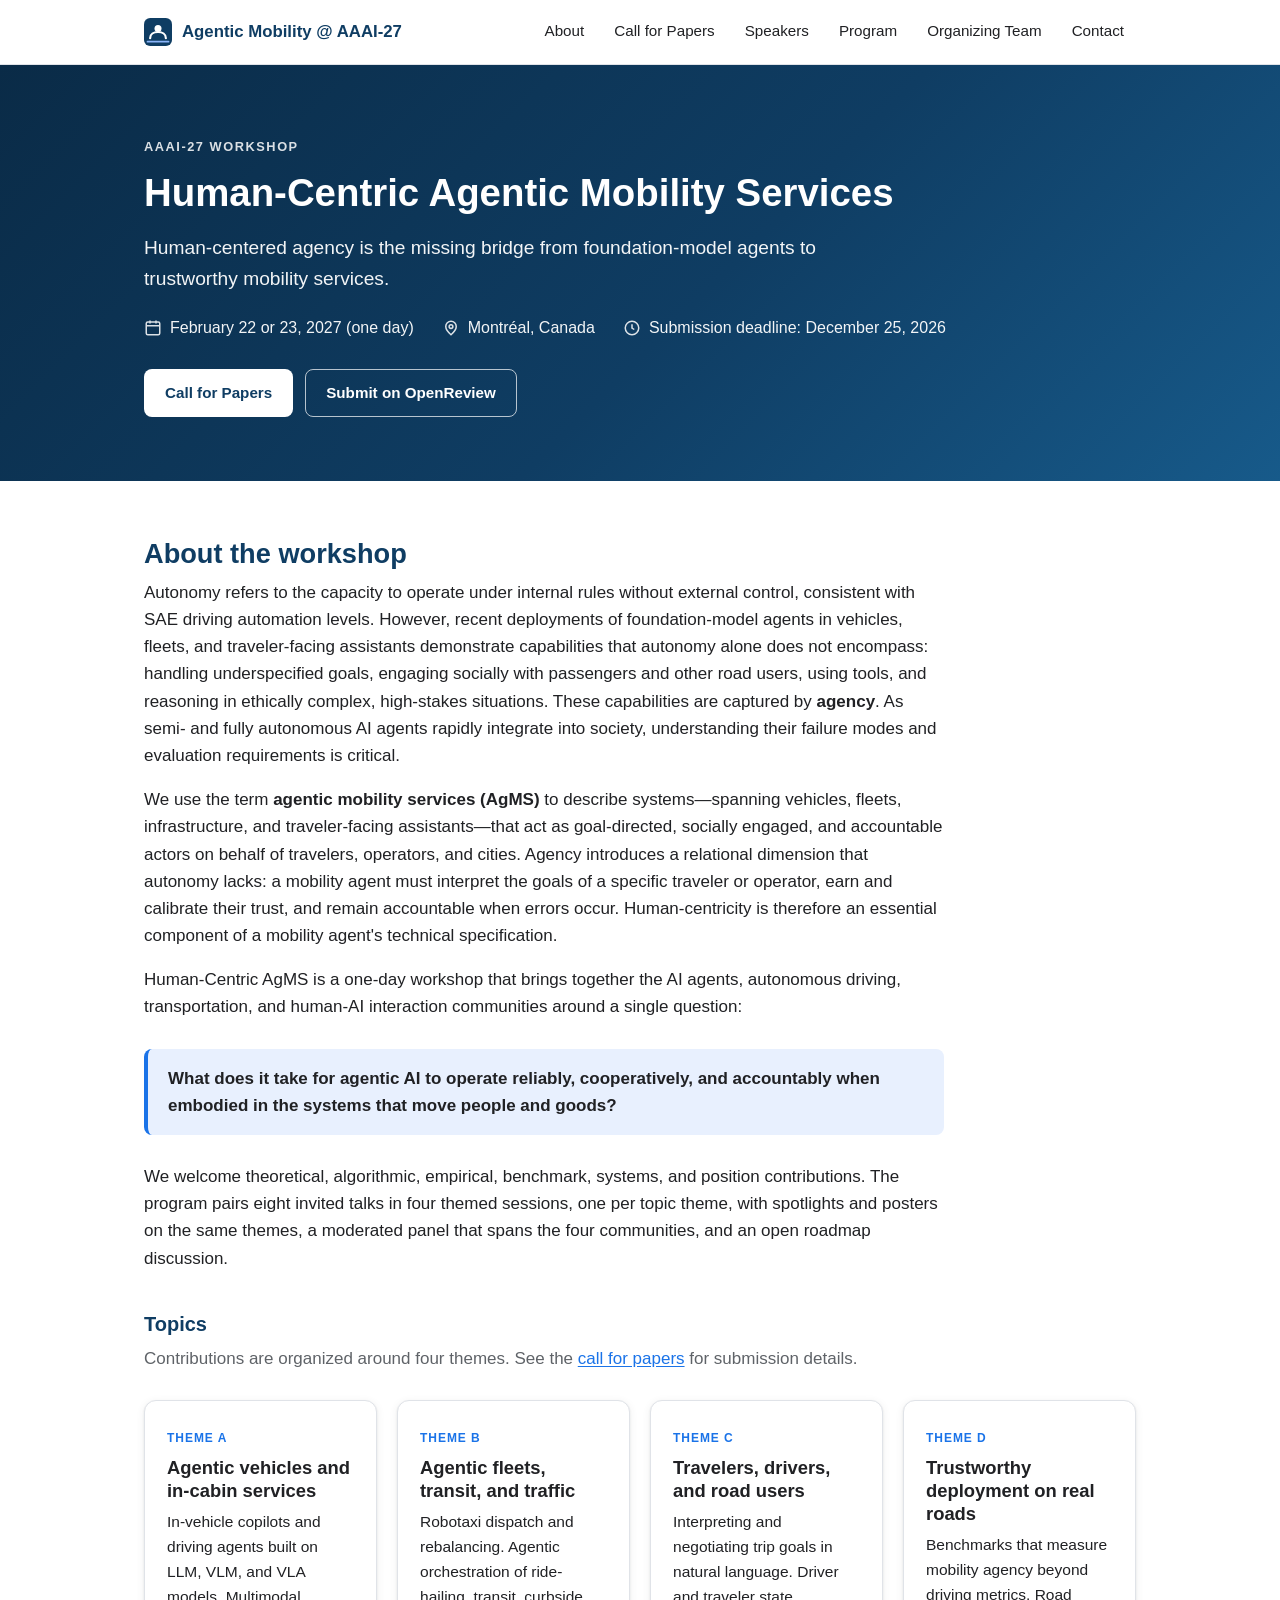
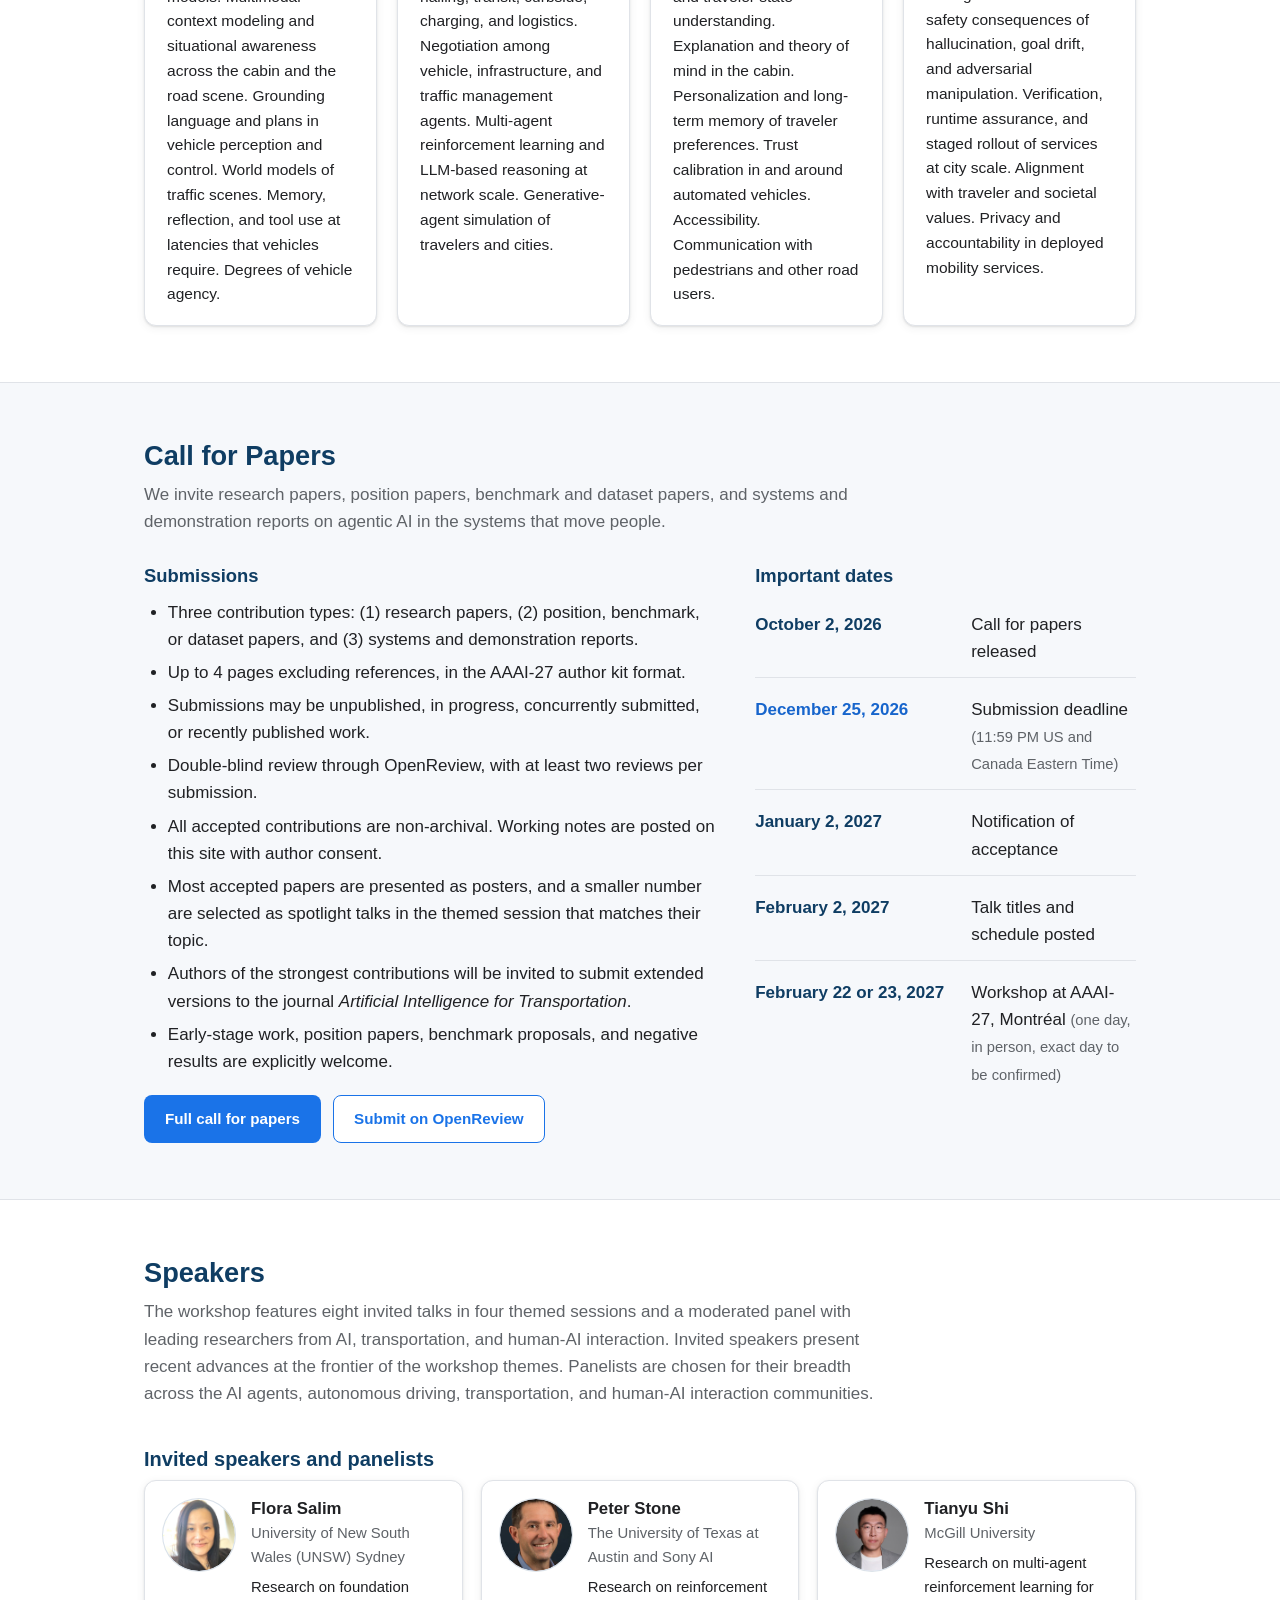
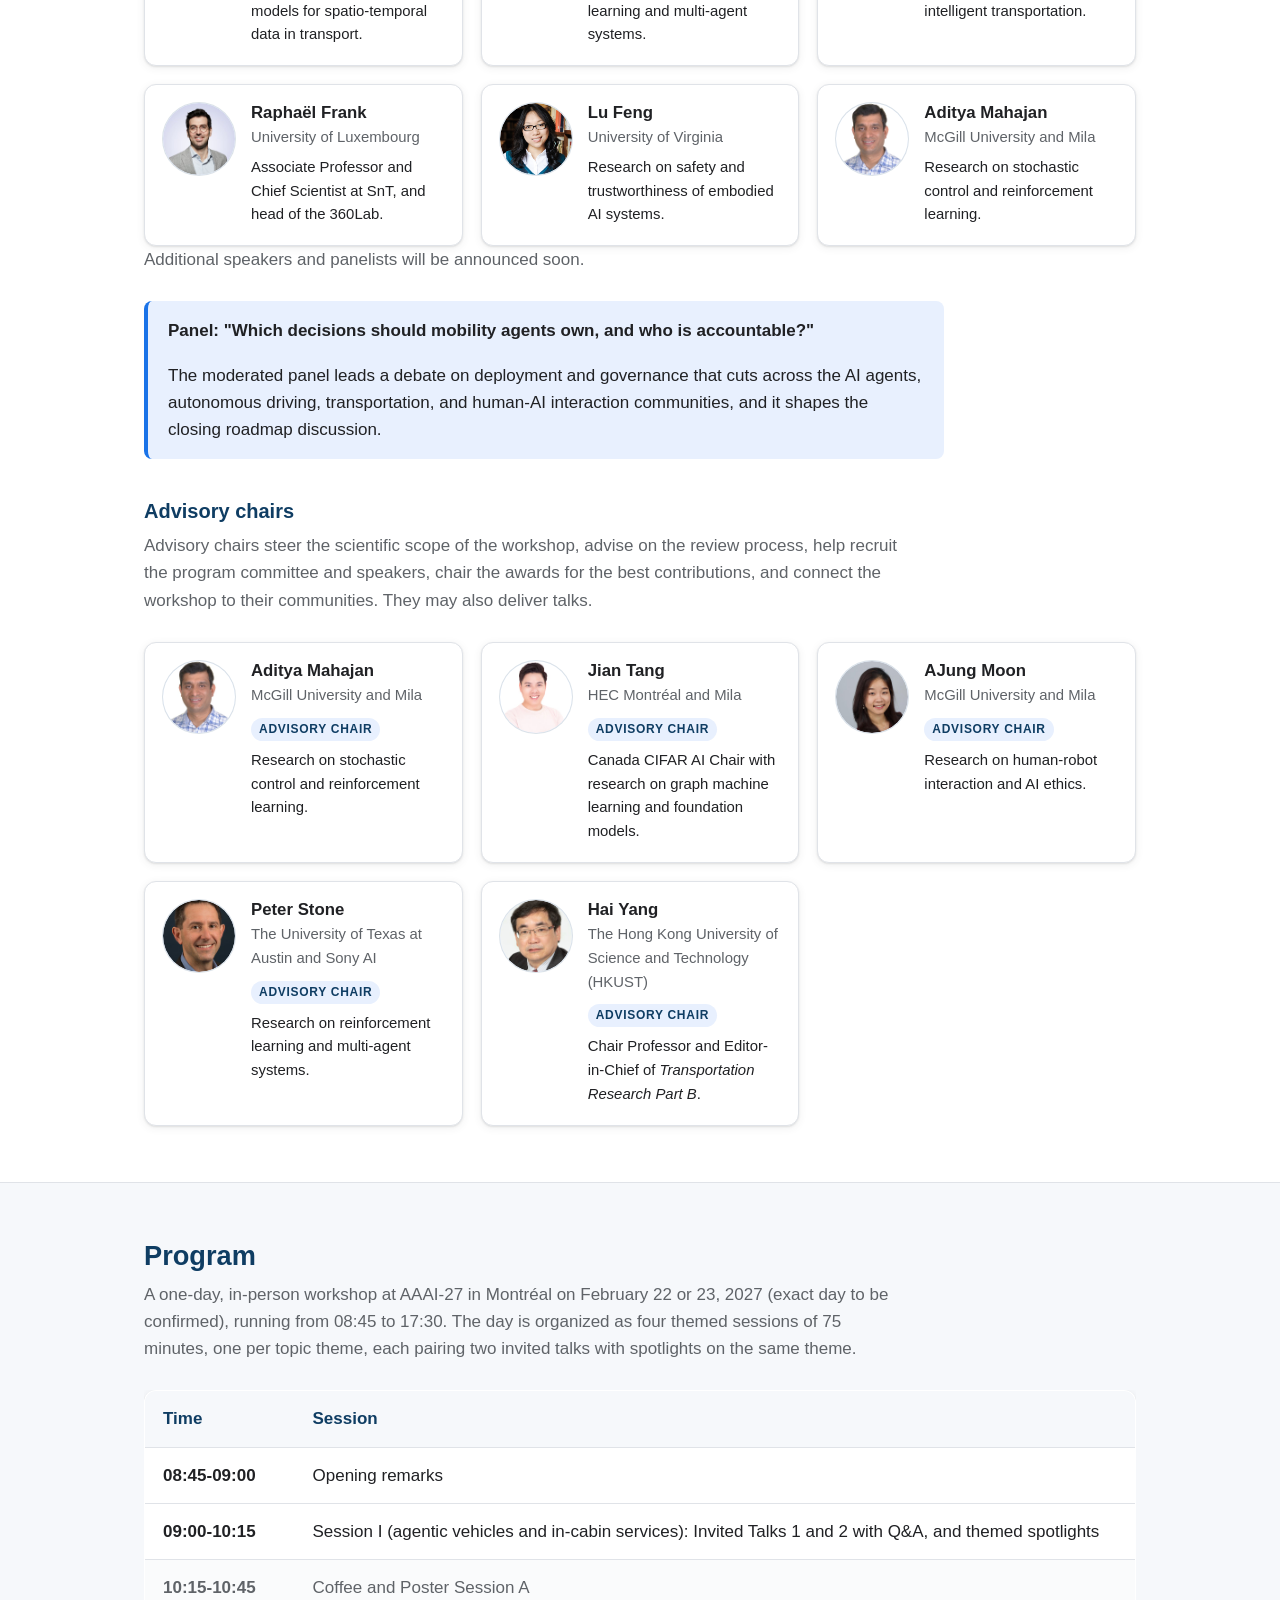
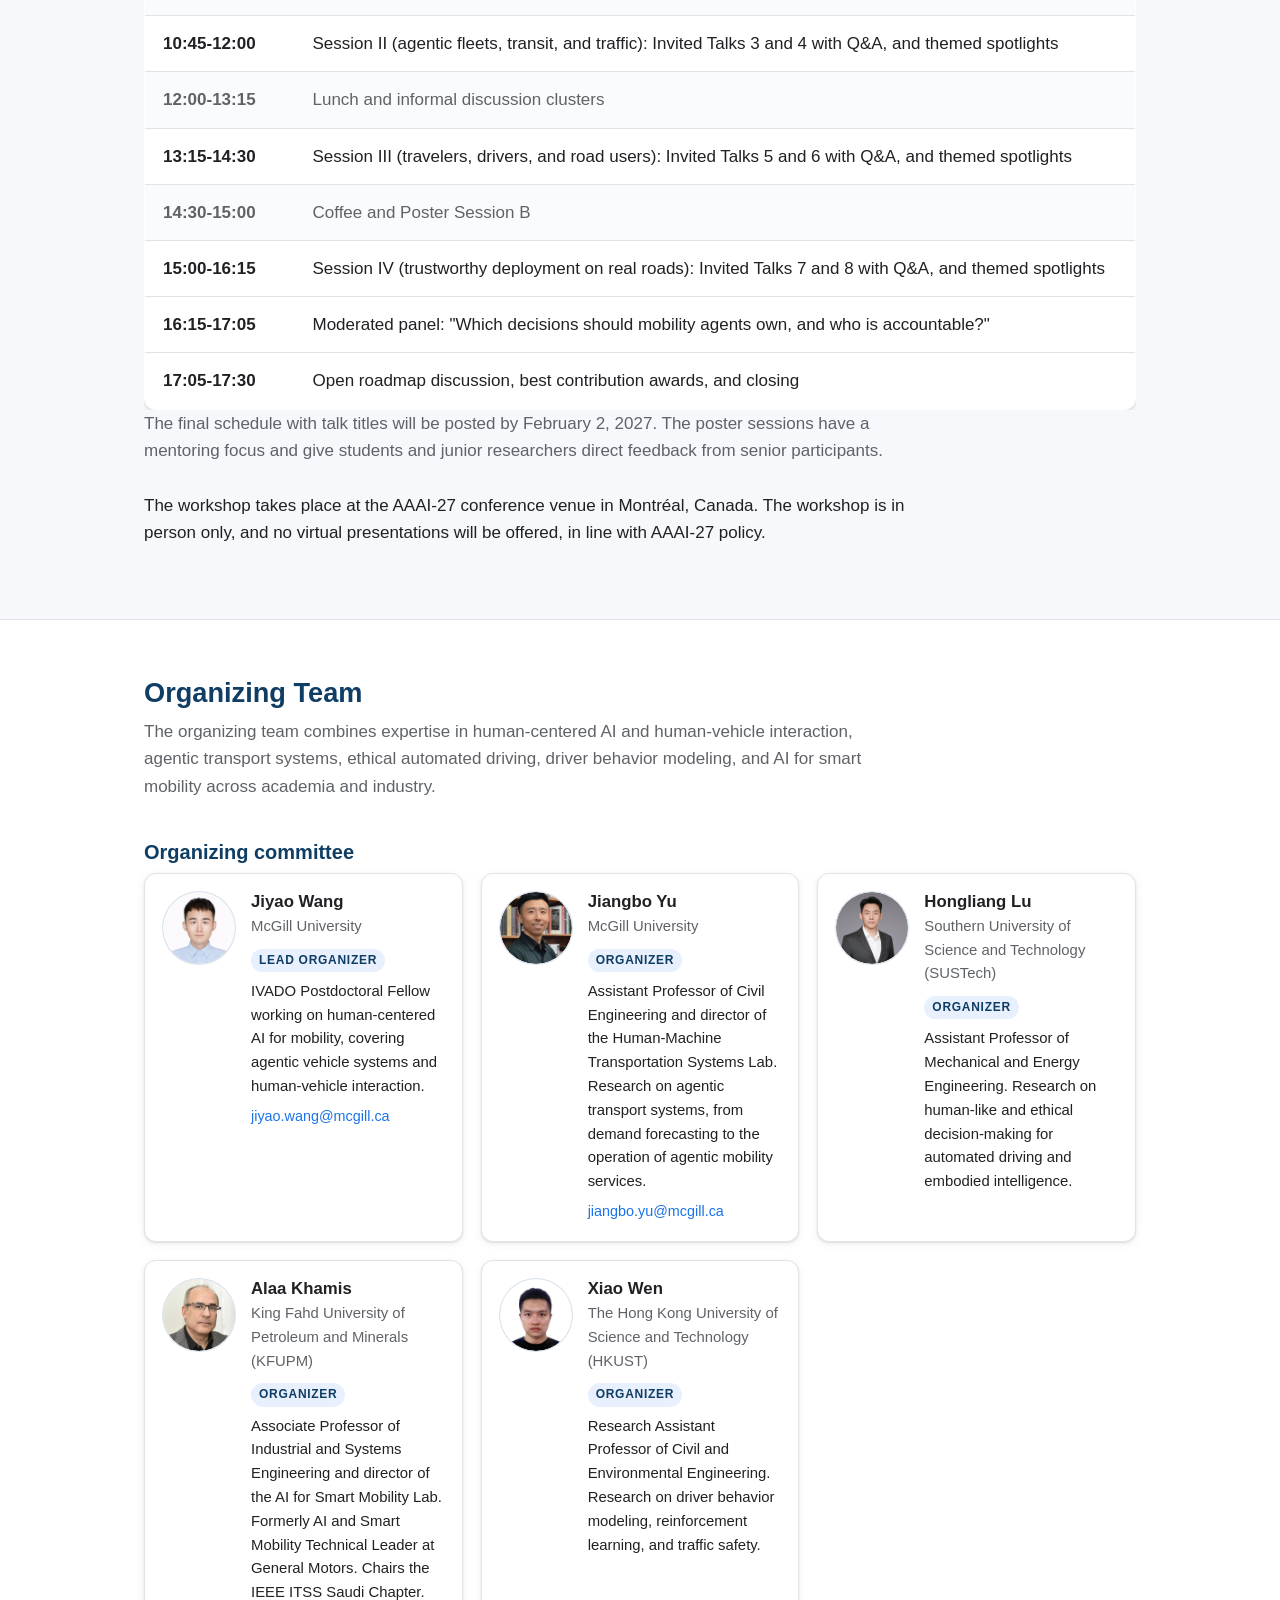
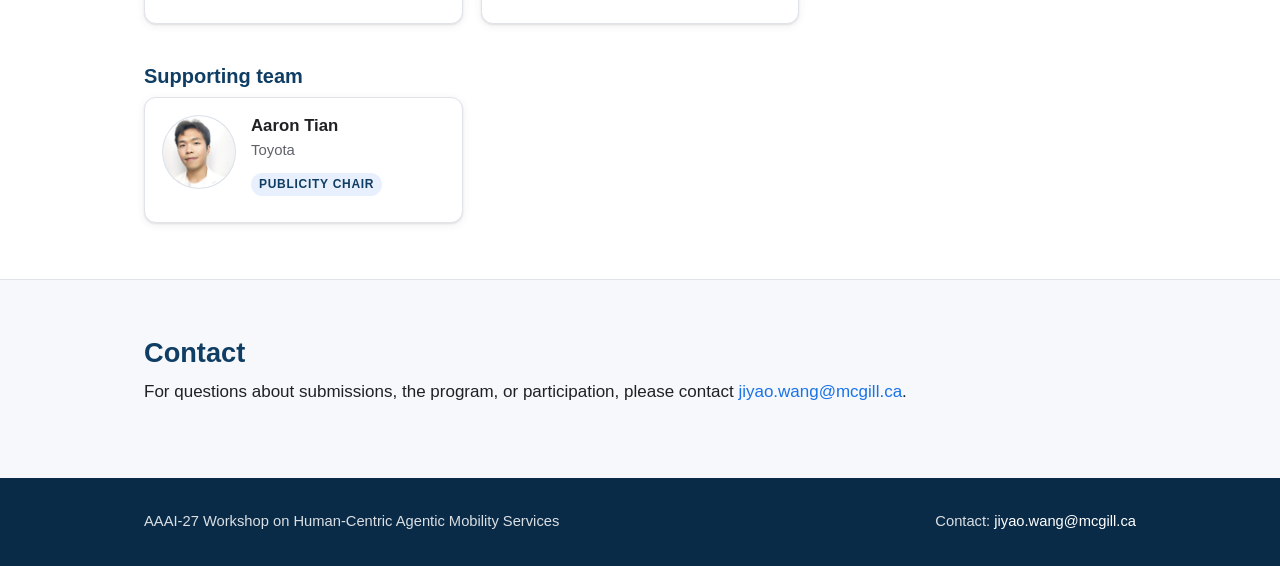
<file: index.html>
<!DOCTYPE html>
<html lang="en">
<head>
  <meta charset="utf-8">
  <meta name="viewport" content="width=device-width, initial-scale=1">
  <title>Human-Centric Agentic Mobility Services | AAAI-27 Workshop</title>
  <meta name="description" content="AAAI-27 Workshop on Human-Centric Agentic Mobility Services. Montréal, Canada, February 2027. Call for papers, speakers, program, and organizing team.">
  <link rel="icon" href="assets/favicon.svg" type="image/svg+xml">
  <link rel="stylesheet" href="assets/style.css?v=4">
</head>
<body>
  <a class="skip-link" href="#main">Skip to content</a>

  <header class="site-header">
    <div class="container">
      <a class="brand" href="#top">
        <svg viewBox="0 0 64 64" aria-hidden="true"><rect width="64" height="64" rx="14" fill="#0f3d63"/><circle cx="32" cy="24" r="8" fill="#fff"/><path d="M14 46c0-9 8-14 18-14s18 5 18 14" fill="none" stroke="#fff" stroke-width="5" stroke-linecap="round"/><path d="M8 54h48" stroke="#8ab4f8" stroke-width="4" stroke-linecap="round"/></svg>
        Agentic Mobility @ AAAI-27
      </a>
      <nav class="site-nav" aria-label="Main">
        <a href="#about">About</a>
        <a href="#cfp">Call for Papers</a>
        <a href="#speakers">Speakers</a>
        <a href="#program">Program</a>
        <a href="#team">Organizing Team</a>
        <a href="#contact">Contact</a>
      </nav>
    </div>
  </header>

  <main id="main">
    <section class="hero" id="top">
      <div class="container">
        <div class="eyebrow">AAAI-27 Workshop</div>
        <h1>Human-Centric Agentic Mobility Services</h1>
        <p class="lead">Human-centered agency is the missing bridge from foundation-model agents to trustworthy mobility services.</p>
        <div class="meta">
          <span><svg viewBox="0 0 24 24" fill="none" stroke="currentColor" stroke-width="2" aria-hidden="true"><rect x="3" y="4" width="18" height="17" rx="2"/><path d="M3 9h18M8 2v4M16 2v4"/></svg>February 22 or 23, 2027 (one day)</span>
          <span><svg viewBox="0 0 24 24" fill="none" stroke="currentColor" stroke-width="2" aria-hidden="true"><path d="M12 21s7-6.2 7-11a7 7 0 0 0-14 0c0 4.8 7 11 7 11z"/><circle cx="12" cy="10" r="2.5"/></svg>Montréal, Canada</span>
          <span><svg viewBox="0 0 24 24" fill="none" stroke="currentColor" stroke-width="2" aria-hidden="true"><circle cx="12" cy="12" r="9"/><path d="M12 7v5l3 2"/></svg>Submission deadline: December 25, 2026</span>
        </div>
        <div class="actions">
          <a class="btn btn-primary" href="cfp.html">Call for Papers</a>
          <a class="btn btn-secondary" href="https://openreview.net/group?id=AAAI.org/2027/Workshop/Human-Centric_AgMS">Submit on OpenReview</a>
        </div>
      </div>
    </section>

    <section class="section" id="about">
      <div class="container">
        <h2 class="section-title">About the workshop</h2>
        <div class="prose">
          <p>Autonomy refers to the capacity to operate under internal rules without external control, consistent with SAE driving automation levels. However, recent deployments of foundation-model agents in vehicles, fleets, and traveler-facing assistants demonstrate capabilities that autonomy alone does not encompass: handling underspecified goals, engaging socially with passengers and other road users, using tools, and reasoning in ethically complex, high-stakes situations. These capabilities are captured by <strong>agency</strong>. As semi- and fully autonomous AI agents rapidly integrate into society, understanding their failure modes and evaluation requirements is critical.</p>
          <p>We use the term <strong>agentic mobility services (AgMS)</strong> to describe systems&mdash;spanning vehicles, fleets, infrastructure, and traveler-facing assistants&mdash;that act as goal-directed, socially engaged, and accountable actors on behalf of travelers, operators, and cities. Agency introduces a relational dimension that autonomy lacks: a mobility agent must interpret the goals of a specific traveler or operator, earn and calibrate their trust, and remain accountable when errors occur. Human-centricity is therefore an essential component of a mobility agent's technical specification.</p>
          <p>Human-Centric AgMS is a one-day workshop that brings together the AI agents, autonomous driving, transportation, and human-AI interaction communities around a single question:</p>
          <div class="callout">
            <p><strong>What does it take for agentic AI to operate reliably, cooperatively, and accountably when embodied in the systems that move people and goods?</strong></p>
          </div>
          <p>We welcome theoretical, algorithmic, empirical, benchmark, systems, and position contributions. The program pairs eight invited talks in four themed sessions, one per topic theme, with spotlights and posters on the same themes, a moderated panel that spans the four communities, and an open roadmap discussion.</p>
        </div>

        <h3 class="subsection-title" id="topics">Topics</h3>
        <p class="section-intro">Contributions are organized around four themes. See the <a href="cfp.html">call for papers</a> for submission details.</p>
        <div class="card-grid">
          <div class="card">
            <span class="label">Theme A</span>
            <h4>Agentic vehicles and in-cabin services</h4>
            <p>In-vehicle copilots and driving agents built on LLM, VLM, and VLA models. Multimodal context modeling and situational awareness across the cabin and the road scene. Grounding language and plans in vehicle perception and control. World models of traffic scenes. Memory, reflection, and tool use at latencies that vehicles require. Degrees of vehicle agency.</p>
          </div>
          <div class="card">
            <span class="label">Theme B</span>
            <h4>Agentic fleets, transit, and traffic</h4>
            <p>Robotaxi dispatch and rebalancing. Agentic orchestration of ride-hailing, transit, curbside, charging, and logistics. Negotiation among vehicle, infrastructure, and traffic management agents. Multi-agent reinforcement learning and LLM-based reasoning at network scale. Generative-agent simulation of travelers and cities.</p>
          </div>
          <div class="card">
            <span class="label">Theme C</span>
            <h4>Travelers, drivers, and road users</h4>
            <p>Interpreting and negotiating trip goals in natural language. Driver and traveler state understanding. Explanation and theory of mind in the cabin. Personalization and long-term memory of traveler preferences. Trust calibration in and around automated vehicles. Accessibility. Communication with pedestrians and other road users.</p>
          </div>
          <div class="card">
            <span class="label">Theme D</span>
            <h4>Trustworthy deployment on real roads</h4>
            <p>Benchmarks that measure mobility agency beyond driving metrics. Road safety consequences of hallucination, goal drift, and adversarial manipulation. Verification, runtime assurance, and staged rollout of services at city scale. Alignment with traveler and societal values. Privacy and accountability in deployed mobility services.</p>
          </div>
        </div>
      </div>
    </section>

    <section class="section alt" id="cfp">
      <div class="container">
        <h2 class="section-title">Call for Papers</h2>
        <p class="section-intro">We invite research papers, position papers, benchmark and dataset papers, and systems and demonstration reports on agentic AI in the systems that move people.</p>
        <div class="two-col">
          <div class="prose">
            <h3>Submissions</h3>
            <ul>
              <li>Three contribution types: (1) research papers, (2) position, benchmark, or dataset papers, and (3) systems and demonstration reports.</li>
              <li>Up to 4 pages excluding references, in the AAAI-27 author kit format.</li>
              <li>Submissions may be unpublished, in progress, concurrently submitted, or recently published work.</li>
              <li>Double-blind review through OpenReview, with at least two reviews per submission.</li>
              <li>All accepted contributions are non-archival. Working notes are posted on this site with author consent.</li>
              <li>Most accepted papers are presented as posters, and a smaller number are selected as spotlight talks in the themed session that matches their topic.</li>
              <li>Authors of the strongest contributions will be invited to submit extended versions to the journal <em>Artificial Intelligence for Transportation</em>.</li>
              <li>Early-stage work, position papers, benchmark proposals, and negative results are explicitly welcome.</li>
            </ul>
            <div class="actions">
              <a class="btn btn-primary" href="cfp.html">Full call for papers</a>
              <a class="btn btn-secondary" href="https://openreview.net/group?id=AAAI.org/2027/Workshop/Human-Centric_AgMS">Submit on OpenReview</a>
            </div>
          </div>
          <div>
            <h3>Important dates</h3>
            <ul class="dates">
              <li><span class="date">October 2, 2026</span><span>Call for papers released</span></li>
              <li class="highlight"><span class="date">December 25, 2026</span><span>Submission deadline <span class="note">(11:59 PM US and Canada Eastern Time)</span></span></li>
              <li><span class="date">January 2, 2027</span><span>Notification of acceptance</span></li>
              <li><span class="date">February 2, 2027</span><span>Talk titles and schedule posted</span></li>
              <li><span class="date">February 22 or 23, 2027</span><span>Workshop at AAAI-27, Montréal <span class="note">(one day, in person, exact day to be confirmed)</span></span></li>
            </ul>
          </div>
        </div>
      </div>
    </section>

    <section class="section" id="speakers">
      <div class="container">
        <h2 class="section-title">Speakers</h2>
        <p class="section-intro">The workshop features eight invited talks in four themed sessions and a moderated panel with leading researchers from AI, transportation, and human-AI interaction. Invited speakers present recent advances at the frontier of the workshop themes. Panelists are chosen for their breadth across the AI agents, autonomous driving, transportation, and human-AI interaction communities.</p>

        <h3 class="subsection-title">Invited speakers and panelists</h3>
        <div class="people-grid">
          <div class="person">
            <div class="avatar"><img src="assets/people/flora-salim.jpg" alt="Photo of Flora Salim" loading="lazy" width="72" height="72"></div>
            <div>
              <h4>Flora Salim</h4>
              <p class="affil">University of New South Wales (UNSW) Sydney</p>
              <p class="bio">Research on foundation models for spatio-temporal data in transport.</p>
            </div>
          </div>
          <div class="person">
            <div class="avatar"><img src="assets/people/peter-stone.jpg" alt="Photo of Peter Stone" loading="lazy" width="72" height="72"></div>
            <div>
              <h4>Peter Stone</h4>
              <p class="affil">The University of Texas at Austin and Sony AI</p>
              <p class="bio">Research on reinforcement learning and multi-agent systems.</p>
            </div>
          </div>
          <div class="person">
            <div class="avatar"><img src="assets/people/tianyu-shi.jpg" alt="Photo of Tianyu Shi" loading="lazy" width="72" height="72"></div>
            <div>
              <h4>Tianyu Shi</h4>
              <p class="affil">McGill University</p>
              <p class="bio">Research on multi-agent reinforcement learning for intelligent transportation.</p>
            </div>
          </div>
          <div class="person">
            <div class="avatar"><img src="assets/people/raphael-frank.jpg" alt="Photo of Raphaël Frank" loading="lazy" width="72" height="72"></div>
            <div>
              <h4>Raphaël Frank</h4>
              <p class="affil">University of Luxembourg</p>
              <p class="bio">Associate Professor and Chief Scientist at SnT, and head of the 360Lab.</p>
            </div>
          </div>
          <div class="person">
            <div class="avatar"><img src="assets/people/lu-feng.jpg" alt="Photo of Lu Feng" loading="lazy" width="72" height="72"></div>
            <div>
              <h4>Lu Feng</h4>
              <p class="affil">University of Virginia</p>
              <p class="bio">Research on safety and trustworthiness of embodied AI systems.</p>
            </div>
          </div>
          <div class="person">
            <div class="avatar"><img src="assets/people/aditya-mahajan.jpg" alt="Photo of Aditya Mahajan" loading="lazy" width="72" height="72"></div>
            <div>
              <h4>Aditya Mahajan</h4>
              <p class="affil">McGill University and Mila</p>
              <p class="bio">Research on stochastic control and reinforcement learning.</p>
            </div>
          </div>
        </div>
        <p class="section-intro">Additional speakers and panelists will be announced soon.</p>

        <div class="callout">
          <p><strong>Panel: "Which decisions should mobility agents own, and who is accountable?"</strong></p>
          <p>The moderated panel leads a debate on deployment and governance that cuts across the AI agents, autonomous driving, transportation, and human-AI interaction communities, and it shapes the closing roadmap discussion.</p>
        </div>

        <h3 class="subsection-title">Advisory chairs</h3>
        <p class="section-intro">Advisory chairs steer the scientific scope of the workshop, advise on the review process, help recruit the program committee and speakers, chair the awards for the best contributions, and connect the workshop to their communities. They may also deliver talks.</p>
        <div class="people-grid">
          <div class="person">
            <div class="avatar"><img src="assets/people/aditya-mahajan.jpg" alt="Photo of Aditya Mahajan" loading="lazy" width="72" height="72"></div>
            <div>
              <h4>Aditya Mahajan</h4>
              <p class="affil">McGill University and Mila</p>
              <span class="role">Advisory Chair</span>
              <p class="bio">Research on stochastic control and reinforcement learning.</p>
            </div>
          </div>
          <div class="person">
            <div class="avatar"><img src="assets/people/jian-tang.jpg" alt="Photo of Jian Tang" loading="lazy" width="72" height="72"></div>
            <div>
              <h4>Jian Tang</h4>
              <p class="affil">HEC Montréal and Mila</p>
              <span class="role">Advisory Chair</span>
              <p class="bio">Canada CIFAR AI Chair with research on graph machine learning and foundation models.</p>
            </div>
          </div>
          <div class="person">
            <div class="avatar"><img src="assets/people/ajung-moon.jpg" alt="Photo of AJung Moon" loading="lazy" width="72" height="72"></div>
            <div>
              <h4>AJung Moon</h4>
              <p class="affil">McGill University and Mila</p>
              <span class="role">Advisory Chair</span>
              <p class="bio">Research on human-robot interaction and AI ethics.</p>
            </div>
          </div>
          <div class="person">
            <div class="avatar"><img src="assets/people/peter-stone.jpg" alt="Photo of Peter Stone" loading="lazy" width="72" height="72"></div>
            <div>
              <h4>Peter Stone</h4>
              <p class="affil">The University of Texas at Austin and Sony AI</p>
              <span class="role">Advisory Chair</span>
              <p class="bio">Research on reinforcement learning and multi-agent systems.</p>
            </div>
          </div>
          <div class="person">
            <div class="avatar"><img src="assets/people/hai-yang.jpg" alt="Photo of Hai Yang" loading="lazy" width="72" height="72"></div>
            <div>
              <h4>Hai Yang</h4>
              <p class="affil">The Hong Kong University of Science and Technology (HKUST)</p>
              <span class="role">Advisory Chair</span>
              <p class="bio">Chair Professor and Editor-in-Chief of <em>Transportation Research Part B</em>.</p>
            </div>
          </div>
        </div>
      </div>
    </section>

    <section class="section alt" id="program">
      <div class="container">
        <h2 class="section-title">Program</h2>
        <p class="section-intro">A one-day, in-person workshop at AAAI-27 in Montréal on February 22 or 23, 2027 (exact day to be confirmed), running from 08:45 to 17:30. The day is organized as four themed sessions of 75 minutes, one per topic theme, each pairing two invited talks with spotlights on the same theme.</p>
        <div class="table-wrap">
          <table class="schedule">
            <thead>
              <tr>
                <th scope="col">Time</th>
                <th scope="col">Session</th>
              </tr>
            </thead>
            <tbody>
              <tr>
                <td class="time">08:45-09:00</td>
                <td>Opening remarks</td>
              </tr>
              <tr>
                <td class="time">09:00-10:15</td>
                <td>Session I (agentic vehicles and in-cabin services): Invited Talks 1 and 2 with Q&amp;A, and themed spotlights</td>
              </tr>
              <tr class="break">
                <td class="time">10:15-10:45</td>
                <td>Coffee and Poster Session A</td>
              </tr>
              <tr>
                <td class="time">10:45-12:00</td>
                <td>Session II (agentic fleets, transit, and traffic): Invited Talks 3 and 4 with Q&amp;A, and themed spotlights</td>
              </tr>
              <tr class="break">
                <td class="time">12:00-13:15</td>
                <td>Lunch and informal discussion clusters</td>
              </tr>
              <tr>
                <td class="time">13:15-14:30</td>
                <td>Session III (travelers, drivers, and road users): Invited Talks 5 and 6 with Q&amp;A, and themed spotlights</td>
              </tr>
              <tr class="break">
                <td class="time">14:30-15:00</td>
                <td>Coffee and Poster Session B</td>
              </tr>
              <tr>
                <td class="time">15:00-16:15</td>
                <td>Session IV (trustworthy deployment on real roads): Invited Talks 7 and 8 with Q&amp;A, and themed spotlights</td>
              </tr>
              <tr>
                <td class="time">16:15-17:05</td>
                <td>Moderated panel: "Which decisions should mobility agents own, and who is accountable?"</td>
              </tr>
              <tr>
                <td class="time">17:05-17:30</td>
                <td>Open roadmap discussion, best contribution awards, and closing</td>
              </tr>
            </tbody>
          </table>
        </div>
        <p class="section-intro">The final schedule with talk titles will be posted by February 2, 2027. The poster sessions have a mentoring focus and give students and junior researchers direct feedback from senior participants.</p>
        <div class="prose">
          <p>The workshop takes place at the AAAI-27 conference venue in Montréal, Canada. The workshop is in person only, and no virtual presentations will be offered, in line with AAAI-27 policy.</p>
        </div>
      </div>
    </section>

    <section class="section" id="team">
      <div class="container">
        <h2 class="section-title">Organizing Team</h2>
        <p class="section-intro">The organizing team combines expertise in human-centered AI and human-vehicle interaction, agentic transport systems, ethical automated driving, driver behavior modeling, and AI for smart mobility across academia and industry.</p>
        <h3 class="subsection-title">Organizing committee</h3>
        <div class="people-grid">
          <div class="person">
            <div class="avatar"><img src="assets/people/jiyao-wang.jpg" alt="Photo of Jiyao Wang" loading="lazy" width="72" height="72"></div>
            <div>
              <h4>Jiyao Wang</h4>
              <p class="affil">McGill University</p>
              <span class="role">Lead Organizer</span>
              <p class="bio">IVADO Postdoctoral Fellow working on human-centered AI for mobility, covering agentic vehicle systems and human-vehicle interaction.</p>
              <p class="email"><a href="mailto:jiyao.wang@mcgill.ca">jiyao.wang@mcgill.ca</a></p>
            </div>
          </div>
          <div class="person">
            <div class="avatar"><img src="assets/people/jiangbo-yu.jpg" alt="Photo of Jiangbo Yu" loading="lazy" width="72" height="72"></div>
            <div>
              <h4>Jiangbo Yu</h4>
              <p class="affil">McGill University</p>
              <span class="role">Organizer</span>
              <p class="bio">Assistant Professor of Civil Engineering and director of the Human-Machine Transportation Systems Lab. Research on agentic transport systems, from demand forecasting to the operation of agentic mobility services.</p>
              <p class="email"><a href="mailto:jiangbo.yu@mcgill.ca">jiangbo.yu@mcgill.ca</a></p>
            </div>
          </div>
          <div class="person">
            <div class="avatar"><img src="assets/people/hongliang-lu.jpg" alt="Photo of Hongliang Lu" loading="lazy" width="72" height="72"></div>
            <div>
              <h4>Hongliang Lu</h4>
              <p class="affil">Southern University of Science and Technology (SUSTech)</p>
              <span class="role">Organizer</span>
              <p class="bio">Assistant Professor of Mechanical and Energy Engineering. Research on human-like and ethical decision-making for automated driving and embodied intelligence.</p>
            </div>
          </div>
          <div class="person">
            <div class="avatar"><img src="assets/people/alaa-khamis.jpg" alt="Photo of Alaa Khamis" loading="lazy" width="72" height="72"></div>
            <div>
              <h4>Alaa Khamis</h4>
              <p class="affil">King Fahd University of Petroleum and Minerals (KFUPM)</p>
              <span class="role">Organizer</span>
              <p class="bio">Associate Professor of Industrial and Systems Engineering and director of the AI for Smart Mobility Lab. Formerly AI and Smart Mobility Technical Leader at General Motors. Chairs the IEEE ITSS Saudi Chapter.</p>
            </div>
          </div>
          <div class="person">
            <div class="avatar"><img src="assets/people/xiao-wen.jpg" alt="Photo of Xiao Wen" loading="lazy" width="72" height="72"></div>
            <div>
              <h4>Xiao Wen</h4>
              <p class="affil">The Hong Kong University of Science and Technology (HKUST)</p>
              <span class="role">Organizer</span>
              <p class="bio">Research Assistant Professor of Civil and Environmental Engineering. Research on driver behavior modeling, reinforcement learning, and traffic safety.</p>
            </div>
          </div>
        </div>

        <h3 class="subsection-title">Supporting team</h3>
        <div class="people-grid">
          <div class="person">
            <div class="avatar"><img src="assets/people/aaron-tian.jpg" alt="Photo of Aaron Tian" loading="lazy" width="72" height="72"></div>
            <div>
              <h4>Aaron Tian</h4>
              <p class="affil">Toyota</p>
              <span class="role">Publicity Chair</span>
            </div>
          </div>
        </div>
      </div>
    </section>

    <section class="section alt" id="contact">
      <div class="container">
        <h2 class="section-title">Contact</h2>
        <div class="prose">
          <p>For questions about submissions, the program, or participation, please contact <a href="mailto:jiyao.wang@mcgill.ca">jiyao.wang@mcgill.ca</a>.</p>
        </div>
      </div>
    </section>
  </main>

  <footer class="site-footer">
    <div class="container">
      <p>AAAI-27 Workshop on Human-Centric Agentic Mobility Services</p>
      <p>Contact: <a href="mailto:jiyao.wang@mcgill.ca">jiyao.wang@mcgill.ca</a></p>
    </div>
  </footer>

  <script>
    (function () {
      var links = Array.prototype.slice.call(document.querySelectorAll('.site-nav a[href^="#"]'));
      var sections = links.map(function (a) { return document.getElementById(a.getAttribute('href').slice(1)); }).filter(Boolean);
      if (!('IntersectionObserver' in window) || sections.length === 0) { return; }
      var current = null;
      function setActive(id) {
        if (id === current) { return; }
        current = id;
        links.forEach(function (a) {
          var on = a.getAttribute('href') === '#' + id;
          a.classList.toggle('active', on);
          if (on) { a.setAttribute('aria-current', 'location'); } else { a.removeAttribute('aria-current'); }
        });
      }
      var visible = {};
      function update() {
        var first = sections.filter(function (s) { return visible[s.id]; })[0];
        var atBottom = window.innerHeight + window.scrollY >= document.documentElement.scrollHeight - 2;
        if (atBottom) { setActive(sections[sections.length - 1].id); }
        else if (first) { setActive(first.id); }
        else if (window.scrollY < 200) { setActive(null); }
      }
      var observer = new IntersectionObserver(function (entries) {
        entries.forEach(function (e) { visible[e.target.id] = e.isIntersecting; });
        update();
      }, { rootMargin: '-40% 0px -55% 0px', threshold: 0 });
      sections.forEach(function (s) { observer.observe(s); });
      window.addEventListener('scroll', update, { passive: true });
    })();
  </script>
</body>
</html>
</file>
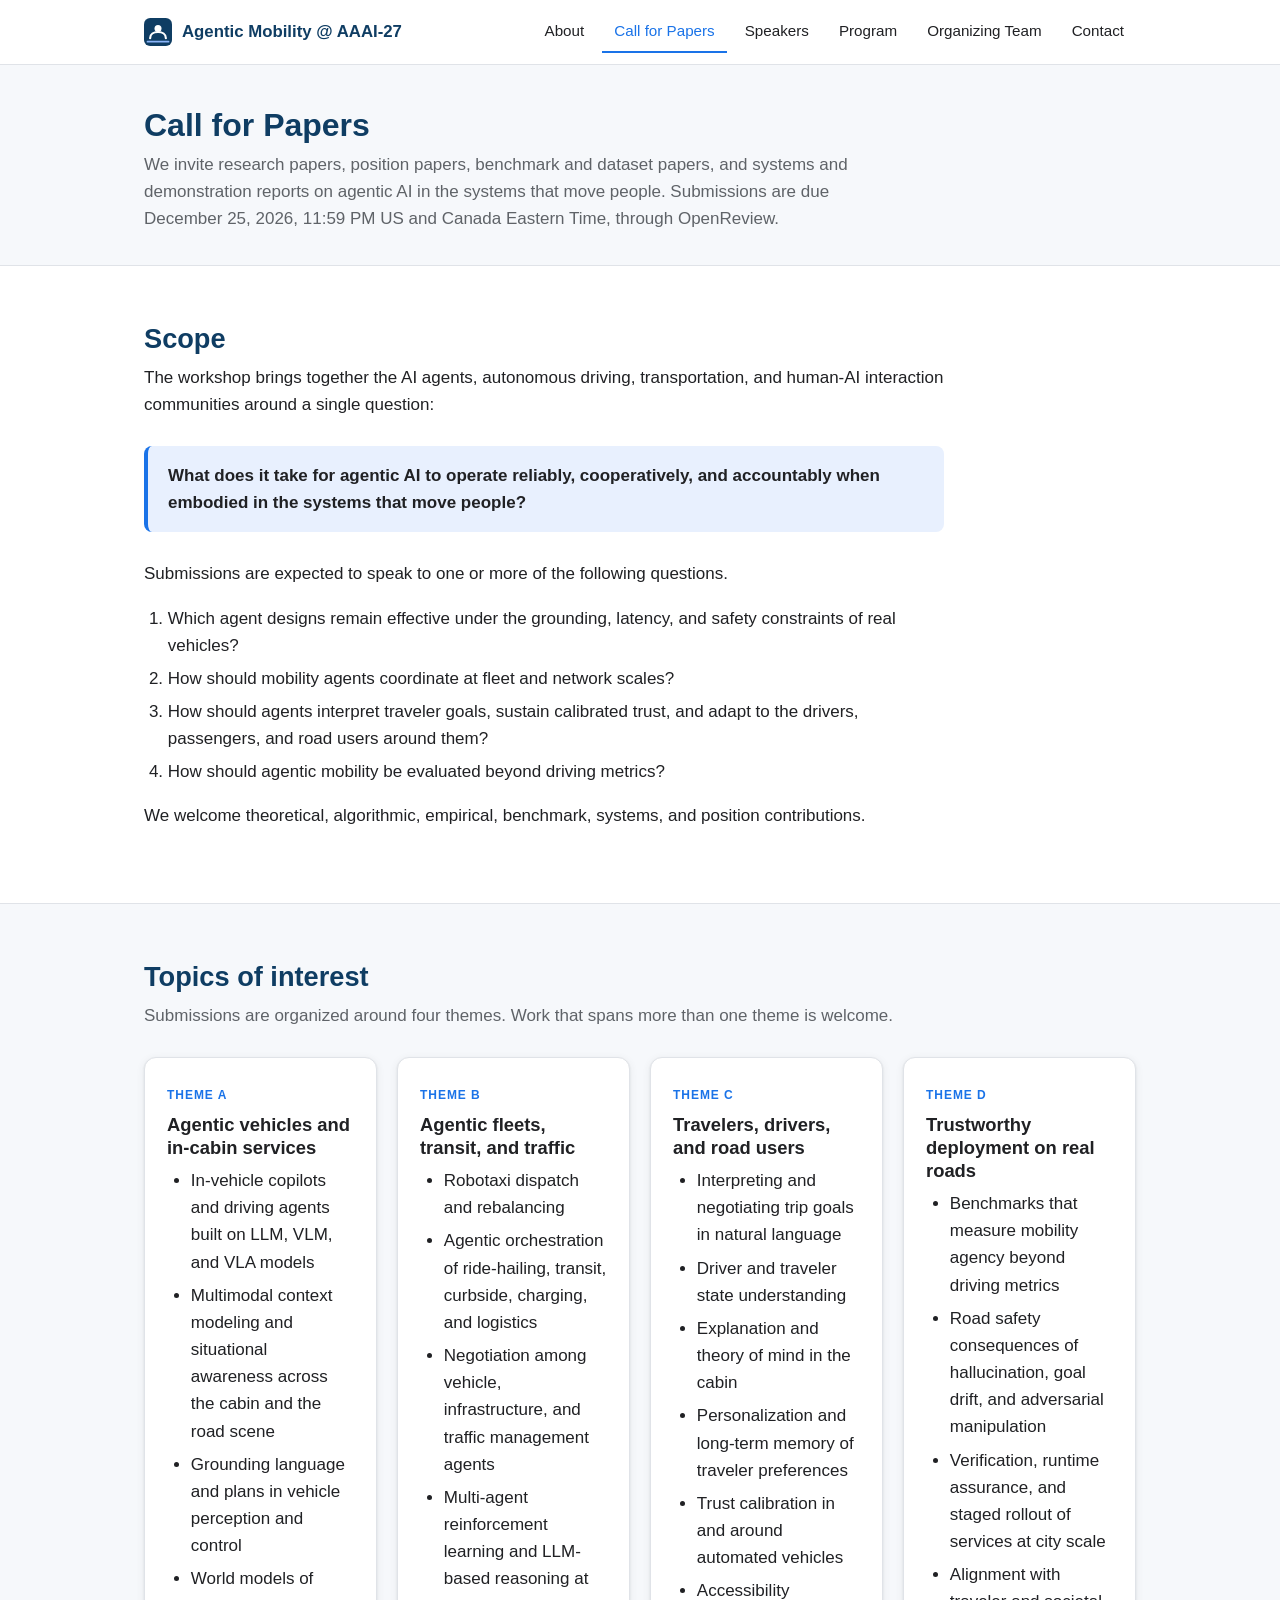
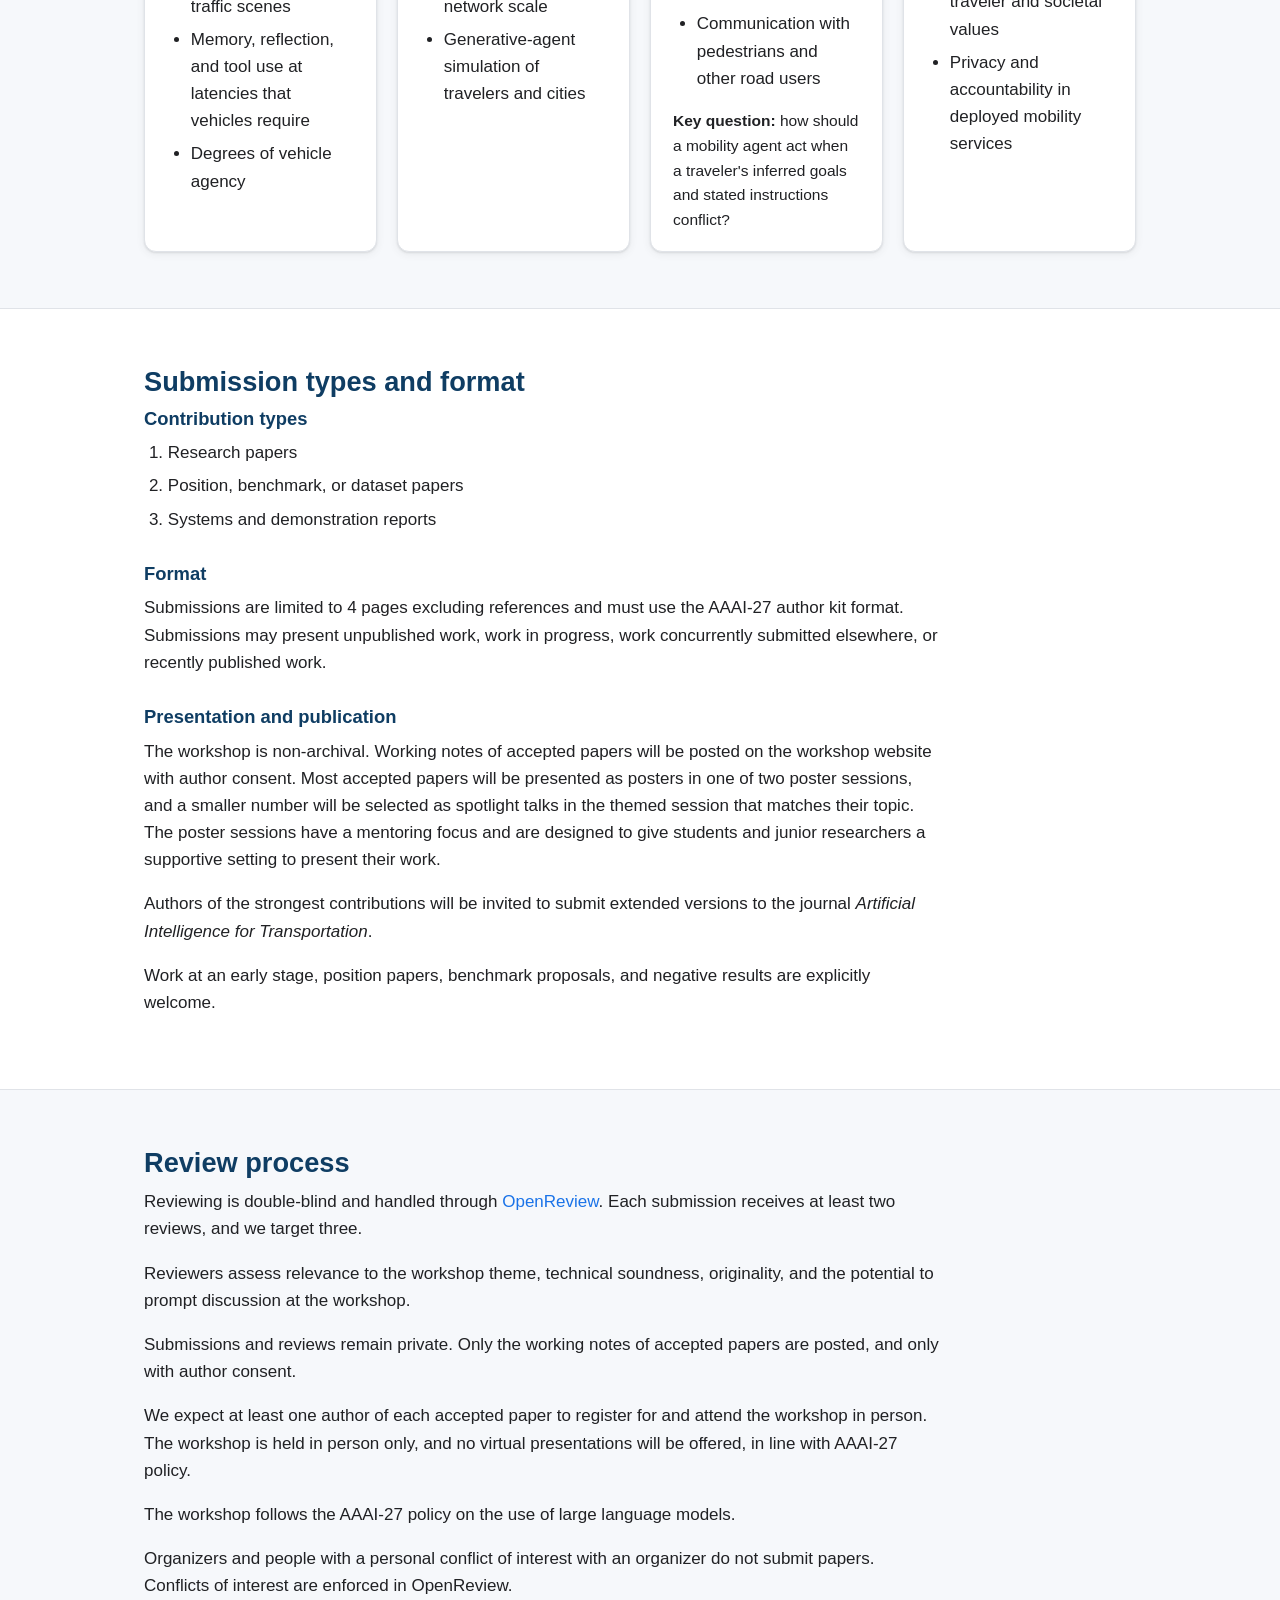
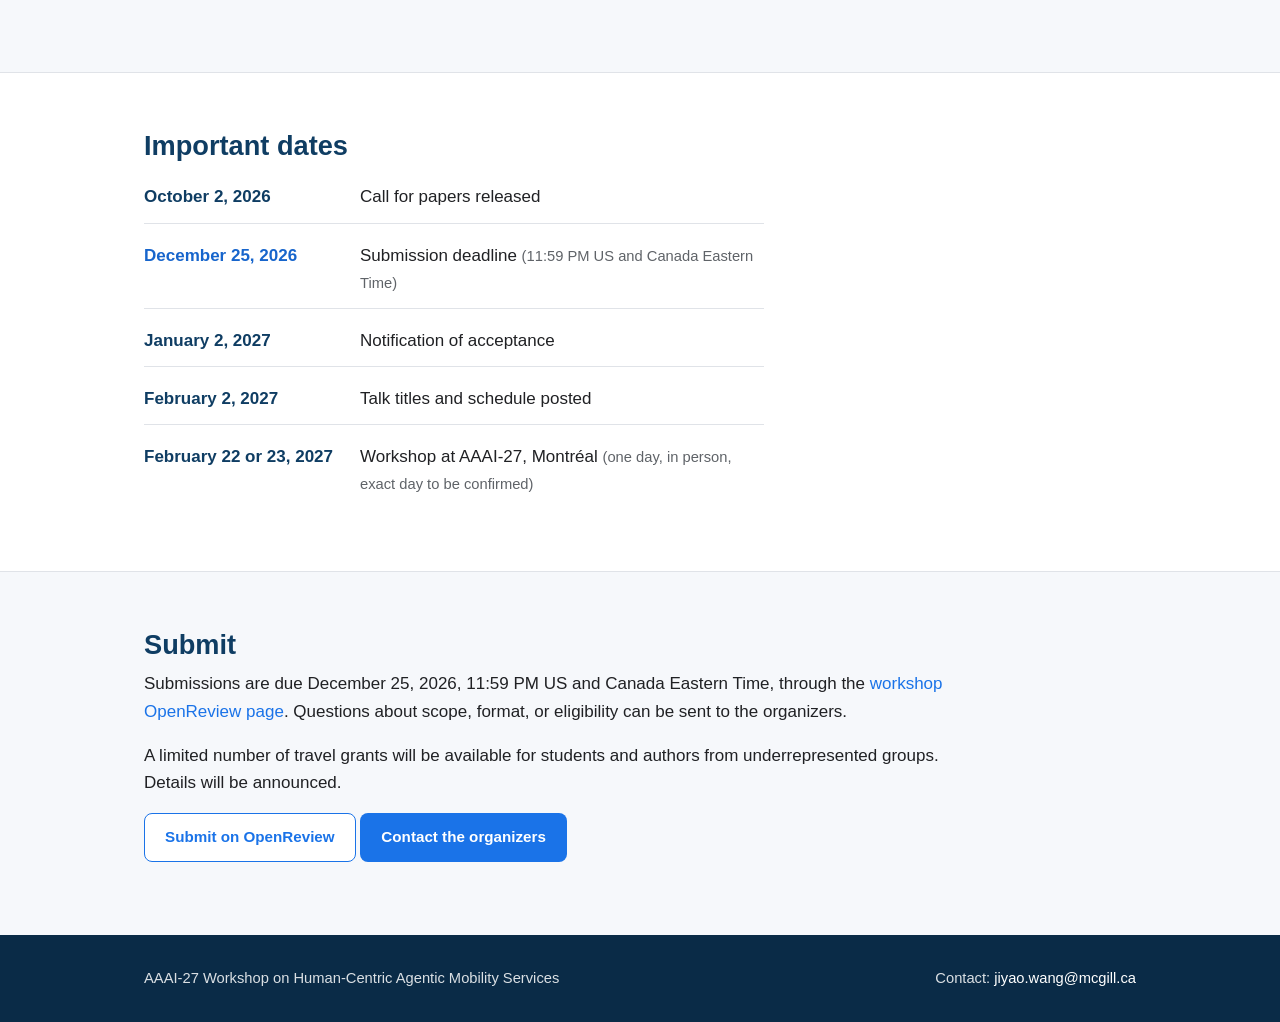
<file: cfp.html>
<!DOCTYPE html>
<html lang="en">
<head>
  <meta charset="utf-8">
  <meta name="viewport" content="width=device-width, initial-scale=1">
  <title>Call for Papers | Human-Centric Agentic Mobility Services, AAAI-27 Workshop</title>
  <meta name="description" content="Call for papers for the AAAI-27 Workshop on Human-Centric Agentic Mobility Services. Scope, topics of interest, submission format, review process, and important dates.">
  <link rel="icon" href="assets/favicon.svg" type="image/svg+xml">
  <link rel="stylesheet" href="assets/style.css?v=4">
</head>
<body>
  <a class="skip-link" href="#main">Skip to content</a>

  <header class="site-header">
    <div class="container">
      <a class="brand" href="index.html">
        <svg viewBox="0 0 64 64" aria-hidden="true"><rect width="64" height="64" rx="14" fill="#0f3d63"/><circle cx="32" cy="24" r="8" fill="#fff"/><path d="M14 46c0-9 8-14 18-14s18 5 18 14" fill="none" stroke="#fff" stroke-width="5" stroke-linecap="round"/><path d="M8 54h48" stroke="#8ab4f8" stroke-width="4" stroke-linecap="round"/></svg>
        Agentic Mobility @ AAAI-27
      </a>
      <nav class="site-nav" aria-label="Main">
        <a href="index.html#about">About</a>
        <a href="cfp.html" class="active" aria-current="page">Call for Papers</a>
        <a href="index.html#speakers">Speakers</a>
        <a href="index.html#program">Program</a>
        <a href="index.html#team">Organizing Team</a>
        <a href="index.html#contact">Contact</a>
      </nav>
    </div>
  </header>

  <main id="main">
    <section class="page-header">
      <div class="container">
        <h1>Call for Papers</h1>
        <p>We invite research papers, position papers, benchmark and dataset papers, and systems and demonstration reports on agentic AI in the systems that move people. Submissions are due December 25, 2026, 11:59 PM US and Canada Eastern Time, through OpenReview.</p>
      </div>
    </section>

    <section class="section" id="scope">
      <div class="container">
        <h2 class="section-title">Scope</h2>
        <div class="prose">
          <p>The workshop brings together the AI agents, autonomous driving, transportation, and human-AI interaction communities around a single question:</p>
          <div class="callout">
            <p><strong>What does it take for agentic AI to operate reliably, cooperatively, and accountably when embodied in the systems that move people?</strong></p>
          </div>
          <p>Submissions are expected to speak to one or more of the following questions.</p>
          <ol>
            <li>Which agent designs remain effective under the grounding, latency, and safety constraints of real vehicles?</li>
            <li>How should mobility agents coordinate at fleet and network scales?</li>
            <li>How should agents interpret traveler goals, sustain calibrated trust, and adapt to the drivers, passengers, and road users around them?</li>
            <li>How should agentic mobility be evaluated beyond driving metrics?</li>
          </ol>
          <p>We welcome theoretical, algorithmic, empirical, benchmark, systems, and position contributions.</p>
        </div>
      </div>
    </section>

    <section class="section alt" id="topics">
      <div class="container">
        <h2 class="section-title">Topics of interest</h2>
        <p class="section-intro">Submissions are organized around four themes. Work that spans more than one theme is welcome.</p>
        <div class="card-grid">
          <div class="card">
            <span class="label">Theme A</span>
            <h3>Agentic vehicles and in-cabin services</h3>
            <ul>
              <li>In-vehicle copilots and driving agents built on LLM, VLM, and VLA models</li>
              <li>Multimodal context modeling and situational awareness across the cabin and the road scene</li>
              <li>Grounding language and plans in vehicle perception and control</li>
              <li>World models of traffic scenes</li>
              <li>Memory, reflection, and tool use at latencies that vehicles require</li>
              <li>Degrees of vehicle agency</li>
            </ul>
          </div>
          <div class="card">
            <span class="label">Theme B</span>
            <h3>Agentic fleets, transit, and traffic</h3>
            <ul>
              <li>Robotaxi dispatch and rebalancing</li>
              <li>Agentic orchestration of ride-hailing, transit, curbside, charging, and logistics</li>
              <li>Negotiation among vehicle, infrastructure, and traffic management agents</li>
              <li>Multi-agent reinforcement learning and LLM-based reasoning at network scale</li>
              <li>Generative-agent simulation of travelers and cities</li>
            </ul>
          </div>
          <div class="card">
            <span class="label">Theme C</span>
            <h3>Travelers, drivers, and road users</h3>
            <ul>
              <li>Interpreting and negotiating trip goals in natural language</li>
              <li>Driver and traveler state understanding</li>
              <li>Explanation and theory of mind in the cabin</li>
              <li>Personalization and long-term memory of traveler preferences</li>
              <li>Trust calibration in and around automated vehicles</li>
              <li>Accessibility</li>
              <li>Communication with pedestrians and other road users</li>
            </ul>
            <p><strong>Key question:</strong> how should a mobility agent act when a traveler's inferred goals and stated instructions conflict?</p>
          </div>
          <div class="card">
            <span class="label">Theme D</span>
            <h3>Trustworthy deployment on real roads</h3>
            <ul>
              <li>Benchmarks that measure mobility agency beyond driving metrics</li>
              <li>Road safety consequences of hallucination, goal drift, and adversarial manipulation</li>
              <li>Verification, runtime assurance, and staged rollout of services at city scale</li>
              <li>Alignment with traveler and societal values</li>
              <li>Privacy and accountability in deployed mobility services</li>
            </ul>
          </div>
        </div>
      </div>
    </section>

    <section class="section" id="submissions">
      <div class="container">
        <h2 class="section-title">Submission types and format</h2>
        <div class="prose">
          <h3>Contribution types</h3>
          <ol>
            <li>Research papers</li>
            <li>Position, benchmark, or dataset papers</li>
            <li>Systems and demonstration reports</li>
          </ol>
          <h3>Format</h3>
          <p>Submissions are limited to 4 pages excluding references and must use the AAAI-27 author kit format. Submissions may present unpublished work, work in progress, work concurrently submitted elsewhere, or recently published work.</p>
          <h3>Presentation and publication</h3>
          <p>The workshop is non-archival. Working notes of accepted papers will be posted on the workshop website with author consent. Most accepted papers will be presented as posters in one of two poster sessions, and a smaller number will be selected as spotlight talks in the themed session that matches their topic. The poster sessions have a mentoring focus and are designed to give students and junior researchers a supportive setting to present their work.</p>
          <p>Authors of the strongest contributions will be invited to submit extended versions to the journal <em>Artificial Intelligence for Transportation</em>.</p>
          <p>Work at an early stage, position papers, benchmark proposals, and negative results are explicitly welcome.</p>
        </div>
      </div>
    </section>

    <section class="section alt" id="review">
      <div class="container">
        <h2 class="section-title">Review process</h2>
        <div class="prose">
          <p>Reviewing is double-blind and handled through <a href="https://openreview.net/group?id=AAAI.org/2027/Workshop/Human-Centric_AgMS">OpenReview</a>. Each submission receives at least two reviews, and we target three.</p>
          <p>Reviewers assess relevance to the workshop theme, technical soundness, originality, and the potential to prompt discussion at the workshop.</p>
          <p>Submissions and reviews remain private. Only the working notes of accepted papers are posted, and only with author consent.</p>
          <p>We expect at least one author of each accepted paper to register for and attend the workshop in person. The workshop is held in person only, and no virtual presentations will be offered, in line with AAAI-27 policy.</p>
          <p>The workshop follows the AAAI-27 policy on the use of large language models.</p>
          <p>Organizers and people with a personal conflict of interest with an organizer do not submit papers. Conflicts of interest are enforced in OpenReview.</p>
        </div>
      </div>
    </section>

    <section class="section" id="dates">
      <div class="container">
        <h2 class="section-title">Important dates</h2>
        <ul class="dates">
          <li><span class="date">October 2, 2026</span><span>Call for papers released</span></li>
          <li class="highlight"><span class="date">December 25, 2026</span><span>Submission deadline <span class="note">(11:59 PM US and Canada Eastern Time)</span></span></li>
          <li><span class="date">January 2, 2027</span><span>Notification of acceptance</span></li>
          <li><span class="date">February 2, 2027</span><span>Talk titles and schedule posted</span></li>
          <li><span class="date">February 22 or 23, 2027</span><span>Workshop at AAAI-27, Montréal <span class="note">(one day, in person, exact day to be confirmed)</span></span></li>
        </ul>
      </div>
    </section>

    <section class="section alt" id="submit">
      <div class="container">
        <h2 class="section-title">Submit</h2>
        <div class="prose">
          <p>Submissions are due December 25, 2026, 11:59 PM US and Canada Eastern Time, through the <a href="https://openreview.net/group?id=AAAI.org/2027/Workshop/Human-Centric_AgMS">workshop OpenReview page</a>. Questions about scope, format, or eligibility can be sent to the organizers.</p>
          <p>A limited number of travel grants will be available for students and authors from underrepresented groups. Details will be announced.</p>
          <p>
            <a class="btn btn-secondary" href="https://openreview.net/group?id=AAAI.org/2027/Workshop/Human-Centric_AgMS">Submit on OpenReview</a>
            <a class="btn btn-primary" href="index.html#contact">Contact the organizers</a>
          </p>
        </div>
      </div>
    </section>
  </main>

  <footer class="site-footer">
    <div class="container">
      <p>AAAI-27 Workshop on Human-Centric Agentic Mobility Services</p>
      <p>Contact: <a href="mailto:jiyao.wang@mcgill.ca">jiyao.wang@mcgill.ca</a></p>
    </div>
  </footer>
</body>
</html>
</file>
<file: assets/style.css>
/* Workshop site styles. Clean, single column, Google Sites inspired. */

:root {
  --primary: #0f3d63;
  --primary-dark: #0a2b47;
  --accent: #1a73e8;
  --accent-soft: #e8f0fe;
  --bg: #ffffff;
  --surface: #f6f8fb;
  --text: #202124;
  --muted: #5f6368;
  --border: #e0e3e8;
  --radius: 12px;
  --shadow: 0 1px 2px rgba(60, 64, 67, 0.12), 0 2px 8px rgba(60, 64, 67, 0.08);
  --font: -apple-system, BlinkMacSystemFont, "Segoe UI", Roboto, "Helvetica Neue", Arial, sans-serif;
}

* { box-sizing: border-box; }

@media (prefers-reduced-motion: no-preference) {
  html { scroll-behavior: smooth; }
}

/* Keep anchored targets clear of the sticky header */
[id] { scroll-margin-top: 80px; }

body {
  margin: 0;
  font-family: var(--font);
  font-size: 17px;
  line-height: 1.6;
  color: var(--text);
  background: var(--bg);
  -webkit-font-smoothing: antialiased;
}

a { color: var(--accent); text-decoration: none; }
a:hover { text-decoration: underline; }
a:focus-visible, .btn:focus-visible {
  outline: 3px solid var(--accent);
  outline-offset: 2px;
}
.hero :focus-visible, .site-footer :focus-visible { outline-color: #fff; }

h1, h2, h3, h4 { line-height: 1.25; margin: 0 0 0.5em; font-weight: 600; }
h1 { font-size: 2.4rem; }
h2 { font-size: 1.7rem; color: var(--primary); }
h3 { font-size: 1.15rem; }
p { margin: 0 0 1em; }
ul, ol { margin: 0 0 1em; padding-left: 1.4em; }
li { margin-bottom: 0.35em; }

.container {
  max-width: 1040px;
  margin: 0 auto;
  padding: 0 24px;
}

/* Skip link for keyboard users */
.skip-link {
  position: absolute;
  left: -999px;
  top: 8px;
  background: var(--accent);
  color: #fff;
  padding: 8px 12px;
  border-radius: 6px;
  z-index: 1000;
}
.skip-link:focus { left: 8px; }

/* Header and navigation */
.site-header {
  position: sticky;
  top: 0;
  z-index: 100;
  background: #fff;
  border-bottom: 1px solid var(--border);
}
.site-header .container {
  display: flex;
  align-items: center;
  justify-content: space-between;
  flex-wrap: wrap;
  gap: 8px 24px;
  min-height: 64px;
}
.brand {
  display: flex;
  align-items: center;
  gap: 10px;
  font-weight: 700;
  color: var(--primary);
  font-size: 1.05rem;
  white-space: nowrap;
}
.brand:hover { text-decoration: none; }
.brand svg { width: 28px; height: 28px; flex: none; }
.site-nav { display: flex; flex-wrap: wrap; gap: 4px 6px; }
.site-nav a {
  display: inline-block;
  padding: 8px 12px;
  border-radius: 8px;
  color: var(--text);
  font-weight: 500;
  font-size: 0.95rem;
  border-bottom: 2px solid transparent;
}
.site-nav a:hover { background: var(--surface); text-decoration: none; }
.site-nav a.active { color: var(--accent); border-bottom-color: var(--accent); border-radius: 8px 8px 0 0; }

/* Hero banner */
.hero {
  background: linear-gradient(135deg, var(--primary-dark) 0%, var(--primary) 55%, #175a8a 100%);
  color: #fff;
  padding: 72px 0 64px;
}
.hero .eyebrow {
  text-transform: uppercase;
  letter-spacing: 0.12em;
  font-size: 0.8rem;
  font-weight: 600;
  opacity: 0.85;
  margin-bottom: 12px;
}
.hero h1 { color: #fff; max-width: 820px; margin-bottom: 16px; }
.hero .lead { font-size: 1.2rem; max-width: 760px; opacity: 0.95; margin-bottom: 20px; }
.hero .meta {
  display: flex;
  flex-wrap: wrap;
  gap: 8px 28px;
  font-size: 1rem;
  opacity: 0.95;
  margin-bottom: 28px;
}
.hero .meta span { display: inline-flex; align-items: center; gap: 8px; }
.hero .meta svg { width: 18px; height: 18px; opacity: 0.9; }
.hero .actions { display: flex; flex-wrap: wrap; gap: 12px; }

/* Page header for interior pages */
.page-header {
  background: var(--surface);
  border-bottom: 1px solid var(--border);
  padding: 40px 0 32px;
}
.page-header h1 { color: var(--primary); font-size: 2rem; margin-bottom: 6px; }
.page-header p { color: var(--muted); margin: 0; max-width: 760px; }

/* Buttons */
.btn {
  display: inline-block;
  padding: 11px 20px;
  border-radius: 8px;
  font-weight: 600;
  font-size: 0.95rem;
  border: 1px solid transparent;
  transition: background 0.15s ease, color 0.15s ease;
}
.btn:hover { text-decoration: none; }
.btn-primary { background: #fff; color: var(--primary); }
.btn-primary:hover { background: #eaf1fb; }
.btn-secondary { background: transparent; color: #fff; border-color: rgba(255, 255, 255, 0.7); }
.btn-secondary:hover { background: rgba(255, 255, 255, 0.12); }
.btn[aria-disabled="true"] { opacity: 0.7; cursor: default; pointer-events: none; }
.section .btn-primary { background: var(--accent); color: #fff; }
.section .btn-primary:hover { background: #1765cc; }
.section .btn-secondary { background: #fff; color: var(--accent); border-color: var(--accent); }
.section .btn-secondary:hover { background: var(--accent-soft); }

/* Sections */
.section { padding: 56px 0; }
.section + .section { border-top: 1px solid var(--border); }
.section.alt { background: var(--surface); }
.section-title { margin-bottom: 8px; }
.section-intro { color: var(--muted); max-width: 760px; margin-bottom: 28px; }
.section-intro a, .page-header p a { text-decoration: underline; text-underline-offset: 2px; }
.prose { max-width: 800px; }
.prose h3 { margin-top: 1.6em; color: var(--primary); }
.prose h3:first-child { margin-top: 0; }

/* Cards */
.card-grid {
  display: grid;
  grid-template-columns: repeat(auto-fit, minmax(230px, 1fr));
  gap: 20px;
}
.card {
  background: #fff;
  border: 1px solid var(--border);
  border-radius: var(--radius);
  padding: 22px 22px 18px;
  box-shadow: var(--shadow);
}
.card h3, .card h4 { font-size: 1.15rem; margin-bottom: 8px; }
.card p { margin-bottom: 0.6em; font-size: 0.97rem; }
.card p:last-child { margin-bottom: 0; }
.card .label {
  display: inline-block;
  font-size: 0.75rem;
  font-weight: 700;
  letter-spacing: 0.08em;
  text-transform: uppercase;
  color: var(--accent);
  margin-bottom: 8px;
}

/* Key dates */
.dates { list-style: none; padding: 0; margin: 0; max-width: 620px; }
.dates li {
  display: grid;
  grid-template-columns: 200px 1fr;
  gap: 16px;
  padding: 12px 0;
  border-bottom: 1px solid var(--border);
}
.dates li:last-child { border-bottom: none; }
.dates .date { font-weight: 600; color: var(--primary); }
.dates .highlight .date { color: #1765cc; }
.dates .note { color: var(--muted); font-size: 0.92rem; }

/* People */
.people-grid {
  display: grid;
  grid-template-columns: repeat(auto-fill, minmax(280px, 1fr));
  gap: 18px;
}
.person {
  display: flex;
  gap: 16px;
  align-items: flex-start;
  background: #fff;
  border: 1px solid var(--border);
  border-radius: var(--radius);
  padding: 18px;
  box-shadow: var(--shadow);
}
.avatar {
  flex: none;
  width: 56px;
  height: 56px;
  border-radius: 50%;
  background: var(--accent-soft);
  color: var(--primary);
  font-weight: 700;
  font-size: 1.1rem;
  display: flex;
  align-items: center;
  justify-content: center;
  letter-spacing: 0.02em;
}
.person h3 { font-size: 1.05rem; margin-bottom: 2px; }
.person .affil { color: var(--muted); font-size: 0.93rem; margin-bottom: 6px; }
.person .role {
  display: inline-block;
  font-size: 0.75rem;
  font-weight: 700;
  letter-spacing: 0.06em;
  text-transform: uppercase;
  color: var(--primary);
  background: var(--accent-soft);
  padding: 2px 8px;
  border-radius: 999px;
  margin-bottom: 8px;
}
.person .bio { font-size: 0.93rem; margin: 0; }
.person .email { font-size: 0.9rem; margin: 6px 0 0; }

/* Schedule table */
.table-wrap { overflow-x: auto; }
table.schedule {
  width: 100%;
  border-collapse: collapse;
  background: #fff;
  border: 1px solid var(--border);
  border-radius: var(--radius);
  overflow: hidden;
  box-shadow: var(--shadow);
}
table.schedule th, table.schedule td {
  text-align: left;
  padding: 14px 18px;
  border-bottom: 1px solid var(--border);
  vertical-align: top;
}
table.schedule th { background: var(--surface); color: var(--primary); font-weight: 600; }
table.schedule tr:last-child td { border-bottom: none; }
table.schedule td.time { white-space: nowrap; font-weight: 600; width: 150px; }
table.schedule tr.break td { background: #fafbfc; color: var(--muted); }

/* Callout */
.callout {
  background: var(--accent-soft);
  border-left: 4px solid var(--accent);
  border-radius: 8px;
  padding: 16px 20px;
  margin: 20px 0;
}
.callout p:last-child { margin-bottom: 0; }
.callout a { color: var(--primary); text-decoration: underline; text-underline-offset: 2px; }

/* Sponsors */
.sponsor-list {
  display: flex;
  flex-wrap: wrap;
  gap: 12px 16px;
  list-style: none;
  padding: 0;
  margin: 0;
}
.sponsor-list li {
  background: #fff;
  border: 1px solid var(--border);
  border-radius: 8px;
  padding: 10px 22px;
  font-weight: 600;
  color: var(--primary);
}

/* Footer */
.site-footer {
  background: var(--primary-dark);
  color: rgba(255, 255, 255, 0.85);
  padding: 32px 0;
  font-size: 0.92rem;
}
.site-footer .container {
  display: flex;
  flex-wrap: wrap;
  justify-content: space-between;
  gap: 12px 32px;
}
.site-footer a { color: #fff; }
.site-footer p { margin: 0; }

/* Responsive */
@media (max-width: 700px) {
  body { font-size: 16px; }
  h1 { font-size: 1.9rem; }
  .hero { padding: 52px 0 44px; }
  .hero h1 { font-size: 1.9rem; }
  .hero .lead { font-size: 1.05rem; }
  .section { padding: 40px 0; }
  .site-header .container { padding-top: 8px; padding-bottom: 8px; }
  .site-nav a { padding: 10px 10px; font-size: 0.9rem; }
  [id] { scroll-margin-top: 112px; }
  .dates li { grid-template-columns: 1fr; gap: 2px; }
  table.schedule th, table.schedule td { padding: 12px 12px; }
  table.schedule td.time { width: auto; }
}

/* Single page additions */
.subsection-title {
  font-size: 1.25rem;
  color: var(--primary);
  margin: 40px 0 8px;
}
.people-grid + .subsection-title, .card-grid + .subsection-title { margin-top: 40px; }
.person h4 { font-size: 1.05rem; margin: 0 0 2px; line-height: 1.25; }
.two-col {
  display: grid;
  grid-template-columns: minmax(0, 3fr) minmax(0, 2fr);
  gap: 40px;
  align-items: start;
}
.two-col h3 { color: var(--primary); margin-bottom: 12px; }
.two-col .prose { max-width: none; }
.two-col .actions { display: flex; flex-wrap: wrap; gap: 12px; margin-top: 20px; }
.section .callout { margin: 28px 0; max-width: 800px; }
@media (max-width: 800px) {
  .two-col { grid-template-columns: 1fr; gap: 28px; }
}

/* Photo avatars */
.avatar { overflow: hidden; box-shadow: 0 0 0 1px rgba(15, 61, 99, 0.15); }
.avatar img {
  width: 100%;
  height: 100%;
  object-fit: cover;
  display: block;
  border-radius: 50%;
}
.person .avatar { width: 72px; height: 72px; }
</file>
